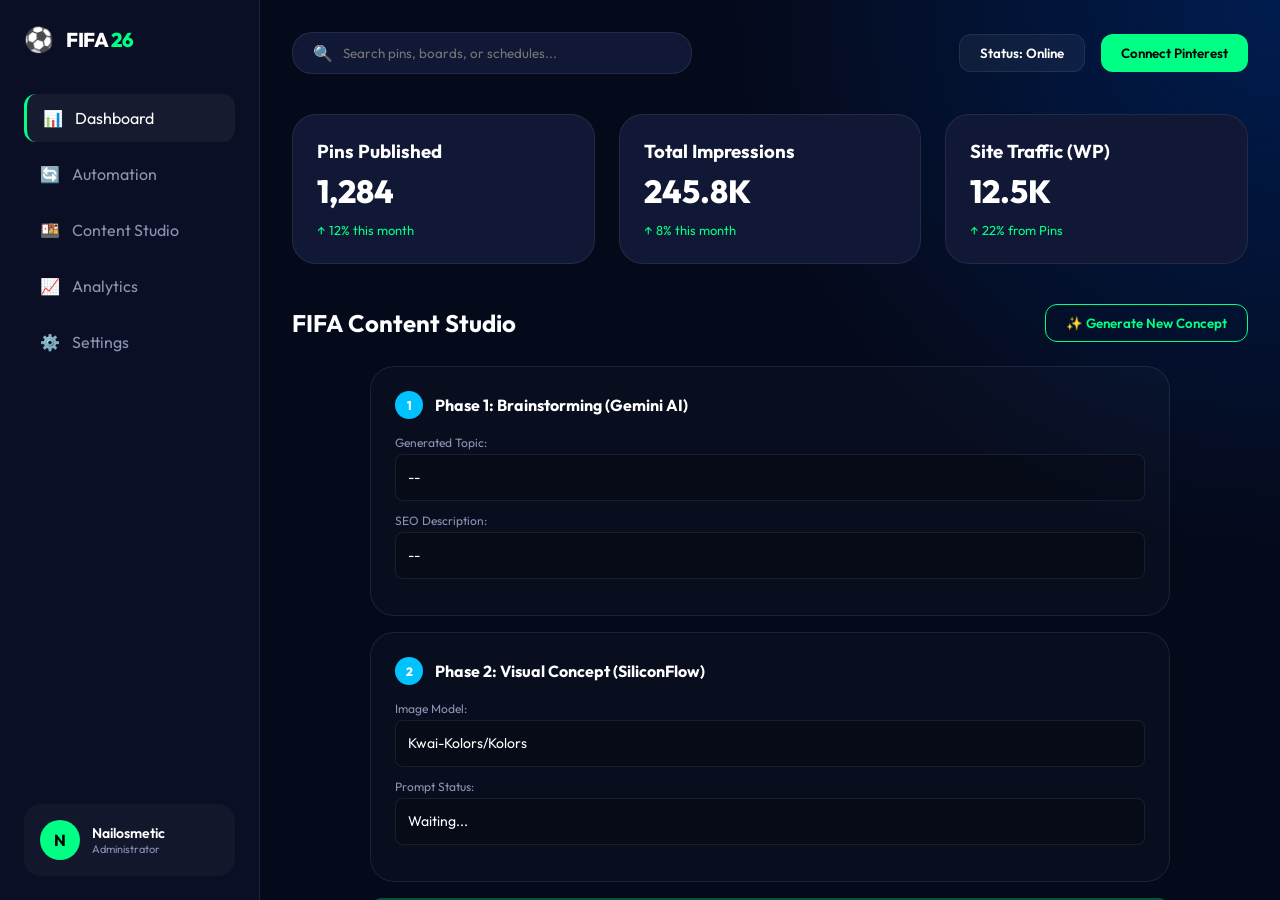
<file: fifa_pinterest_bot/demo_ui/index.html>
<!DOCTYPE html>
<html lang="en">
<head>
    <meta charset="UTF-8">
    <meta name="viewport" content="width=device-width, initial-scale=1.0">
    <title>FIFA World Cup 2026 | Pinterest Content Manager</title>
    <link rel="stylesheet" href="style.css">
    <link rel="preconnect" href="https://fonts.googleapis.com">
    <link rel="preconnect" href="https://fonts.gstatic.com" crossorigin>
    <link href="https://fonts.googleapis.com/css2?family=Outfit:wght@300;400;600;800&display=swap" rel="stylesheet">
</head>
<body class="dark-mode">
    <div class="app-container">
        <!-- Sidebar -->
        <aside class="sidebar">
            <div class="logo-container">
                <div class="logo-icon">⚽</div>
                <h1>FIFA <span>26</span></h1>
            </div>
            <nav>
                <a href="#" class="nav-item active">
                    <span class="icon">📊</span> Dashboard
                </a>
                <a href="#" class="nav-item">
                    <span class="icon">🔄</span> Automation
                </a>
                <a href="#" class="nav-item">
                    <span class="icon">🍱</span> Content Studio
                </a>
                <a href="#" class="nav-item">
                    <span class="icon">📈</span> Analytics
                </a>
                <a href="#" class="nav-item">
                    <span class="icon">⚙️</span> Settings
                </a>
            </nav>
            <div class="user-profile">
                <div class="avatar">N</div>
                <div class="user-info">
                    <p class="name">Nailosmetic</p>
                    <p class="role">Administrator</p>
                </div>
            </div>
        </aside>

        <!-- Main Content -->
        <main class="main-content">
            <header class="top-header">
                <div class="search-bar">
                    <span class="icon">🔍</span>
                    <input type="text" placeholder="Search pins, boards, or schedules...">
                </div>
                <div class="header-actions">
                    <button class="btn btn-secondary">Status: Online</button>
                    <button class="btn btn-primary" id="connect-btn">Connect Pinterest</button>
                </div>
            </header>

            <section class="dashboard-overview">
                <div class="summary-cards">
                    <div class="card">
                        <h3>Pins Published</h3>
                        <p class="stat">1,284</p>
                        <span class="trend up">↑ 12% this month</span>
                    </div>
                    <div class="card">
                        <h3>Total Impressions</h3>
                        <p class="stat">245.8K</p>
                        <span class="trend up">↑ 8% this month</span>
                    </div>
                    <div class="card">
                        <h3>Site Traffic (WP)</h3>
                        <p class="stat">12.5K</p>
                        <span class="trend up">↑ 22% from Pins</span>
                    </div>
                </div>

                <div class="automation-panel">
                    <div class="panel-header">
                        <h2>FIFA Content Studio</h2>
                        <button class="btn btn-outline" id="generate-btn">✨ Generate New Concept</button>
                    </div>

                    <div class="studio-grid">
                        <!-- Image Preview removed as requested for demo consistency -->
                        <!-- 
                        <div class="preview-container card">
                            <div class="image-preview" id="pin-preview">
                                <div class="placeholder-content">
                                    <div class="spinner" id="gen-spinner" style="display:none;"></div>
                                    <p id="preview-text">Click generate to start the AI pipeline...</p>
                                </div>
                                <div id="overlay-text" class="overlay-title" style="display:none;"></div>
                            </div>
                        </div>
                        -->

                        <div class="details-container">
                            <div class="card step" id="step-1">
                                <div class="step-header">
                                    <span class="step-num">1</span>
                                    <h4>Phase 1: Brainstorming (Gemini AI)</h4>
                                </div>
                                <div class="step-content">
                                    <p class="label">Generated Topic:</p>
                                    <div class="ai-text" id="topic-text">--</div>
                                    <p class="label">SEO Description:</p>
                                    <div class="ai-text" id="desc-text">--</div>
                                </div>
                            </div>

                            <div class="card step" id="step-2">
                                <div class="step-header">
                                    <span class="step-num">2</span>
                                    <h4>Phase 2: Visual Concept (SiliconFlow)</h4>
                                </div>
                                <div class="step-content">
                                    <p class="label">Image Model:</p>
                                    <div class="ai-text">Kwai-Kolors/Kolors</div>
                                    <p class="label">Prompt Status:</p>
                                    <div class="ai-text" id="prompt-status">Waiting...</div>
                                </div>
                            </div>

                            <div class="action-footer">
                                <button class="btn btn-primary btn-large disabled" id="publish-btn">🚀 Publish to Pinterest Board</button>
                            </div>
                        </div>
                    </div>
                </div>
            </section>
        </main>
    </div>

    <!-- Modals / Notifications -->
    <div id="toast" class="toast">Pin scheduled successfully!</div>

    <script src="app.js?v=1.7"></script>
</body>
</html>
</file>
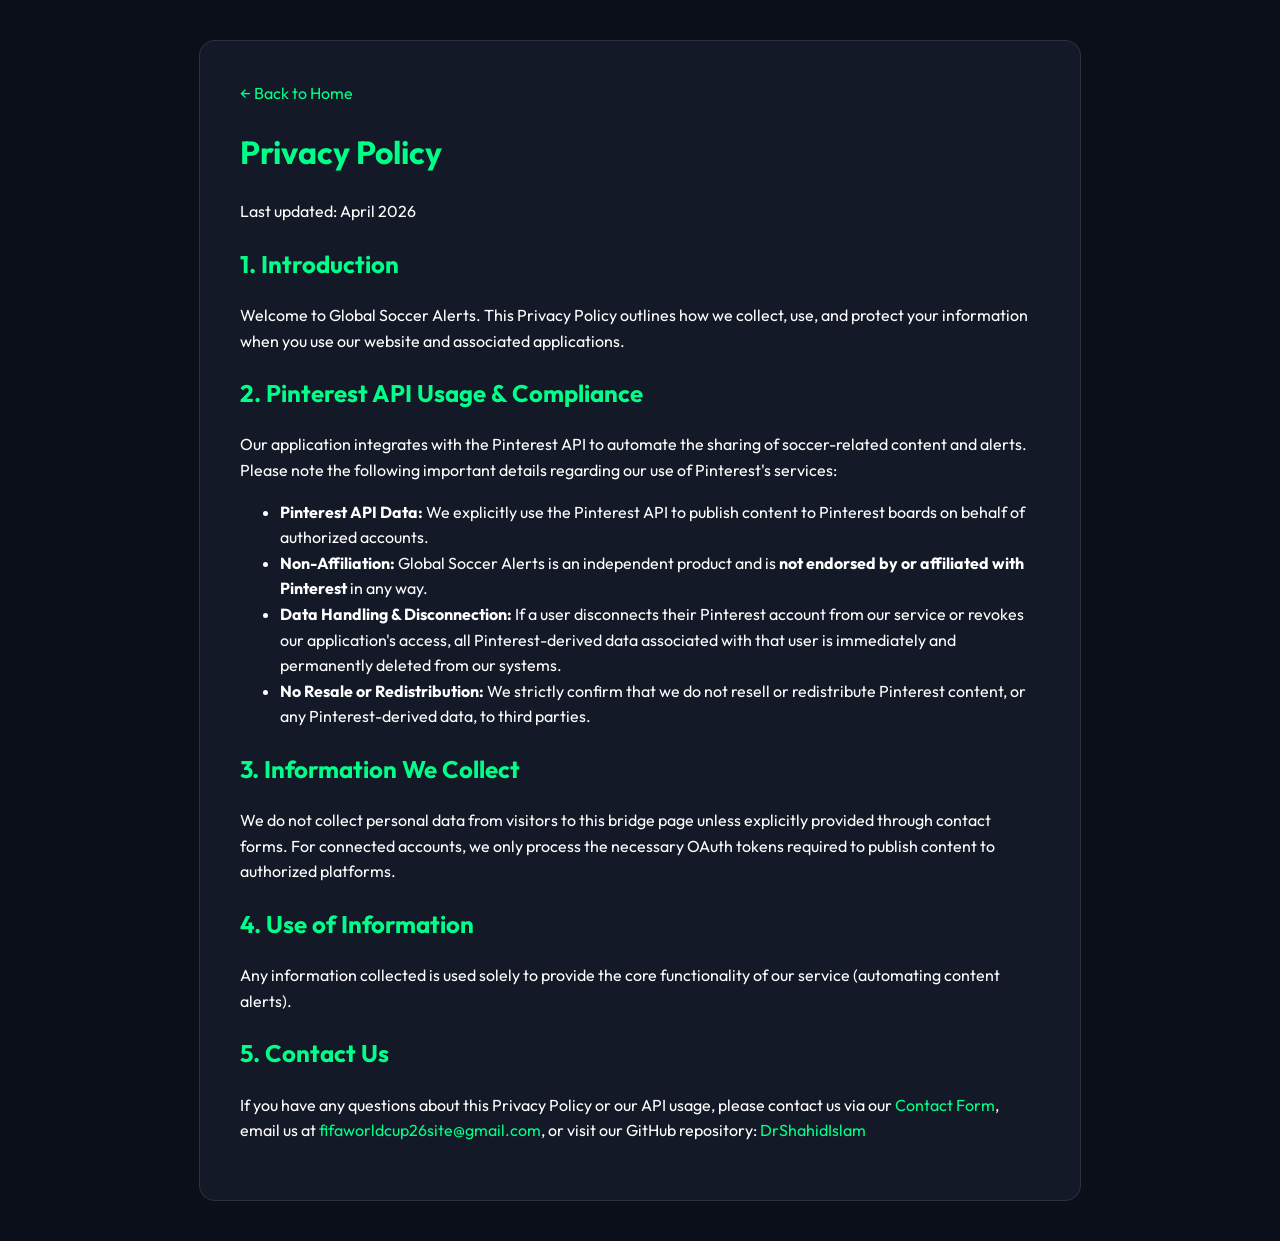
<file: bridge_page_repo/privacy.html>
<!DOCTYPE html>
<html lang="en">
<head>
    <meta charset="UTF-8">
    <meta name="viewport" content="width=device-width, initial-scale=1.0">
    <title>Privacy Policy - Global Soccer Alerts</title>
    <link href="https://fonts.googleapis.com/css2?family=Outfit:wght@300;400;600;800&display=swap" rel="stylesheet">
    <style>
        :root {
            --bg-color: #0b0f19;
            --surface-color: rgba(25, 33, 49, 0.6);
            --border-color: rgba(255, 255, 255, 0.1);
            --accent-primary: #00ff88;
            --text-main: #ffffff;
            --text-muted: #94a3b8;
        }
        body {
            font-family: 'Outfit', sans-serif;
            background-color: var(--bg-color);
            color: var(--text-main);
            line-height: 1.6;
            margin: 0;
            padding: 40px 20px;
        }
        .container {
            max-width: 800px;
            margin: 0 auto;
            background: var(--surface-color);
            padding: 40px;
            border-radius: 16px;
            border: 1px solid var(--border-color);
        }
        h1, h2 { color: var(--accent-primary); }
        h1 { margin-top: 0; }
        a { color: var(--accent-primary); text-decoration: none; }
        a:hover { text-decoration: underline; }
        .back-link { margin-bottom: 20px; display: inline-block; }
    </style>
</head>
<body>
    <div class="container">
        <a href="index.html" class="back-link">&larr; Back to Home</a>
        <h1>Privacy Policy</h1>
        <p>Last updated: April 2026</p>

        <h2>1. Introduction</h2>
        <p>Welcome to Global Soccer Alerts. This Privacy Policy outlines how we collect, use, and protect your information when you use our website and associated applications.</p>

        <h2>2. Pinterest API Usage & Compliance</h2>
        <p>Our application integrates with the Pinterest API to automate the sharing of soccer-related content and alerts. Please note the following important details regarding our use of Pinterest's services:</p>
        <ul>
            <li><strong>Pinterest API Data:</strong> We explicitly use the Pinterest API to publish content to Pinterest boards on behalf of authorized accounts.</li>
            <li><strong>Non-Affiliation:</strong> Global Soccer Alerts is an independent product and is <strong>not endorsed by or affiliated with Pinterest</strong> in any way.</li>
            <li><strong>Data Handling & Disconnection:</strong> If a user disconnects their Pinterest account from our service or revokes our application's access, all Pinterest-derived data associated with that user is immediately and permanently deleted from our systems.</li>
            <li><strong>No Resale or Redistribution:</strong> We strictly confirm that we do not resell or redistribute Pinterest content, or any Pinterest-derived data, to third parties.</li>
        </ul>

        <h2>3. Information We Collect</h2>
        <p>We do not collect personal data from visitors to this bridge page unless explicitly provided through contact forms. For connected accounts, we only process the necessary OAuth tokens required to publish content to authorized platforms.</p>

        <h2>4. Use of Information</h2>
        <p>Any information collected is used solely to provide the core functionality of our service (automating content alerts).</p>

        <h2>5. Contact Us</h2>
        <p>If you have any questions about this Privacy Policy or our API usage, please contact us via our <a href="index.html#contact">Contact Form</a>, email us at <a href="mailto:fifaworldcup26site@gmail.com">fifaworldcup26site@gmail.com</a>, or visit our GitHub repository: <a href="https://github.com/DrShahidIslam">DrShahidIslam</a></p>
    </div>
</body>
</html>
</file>
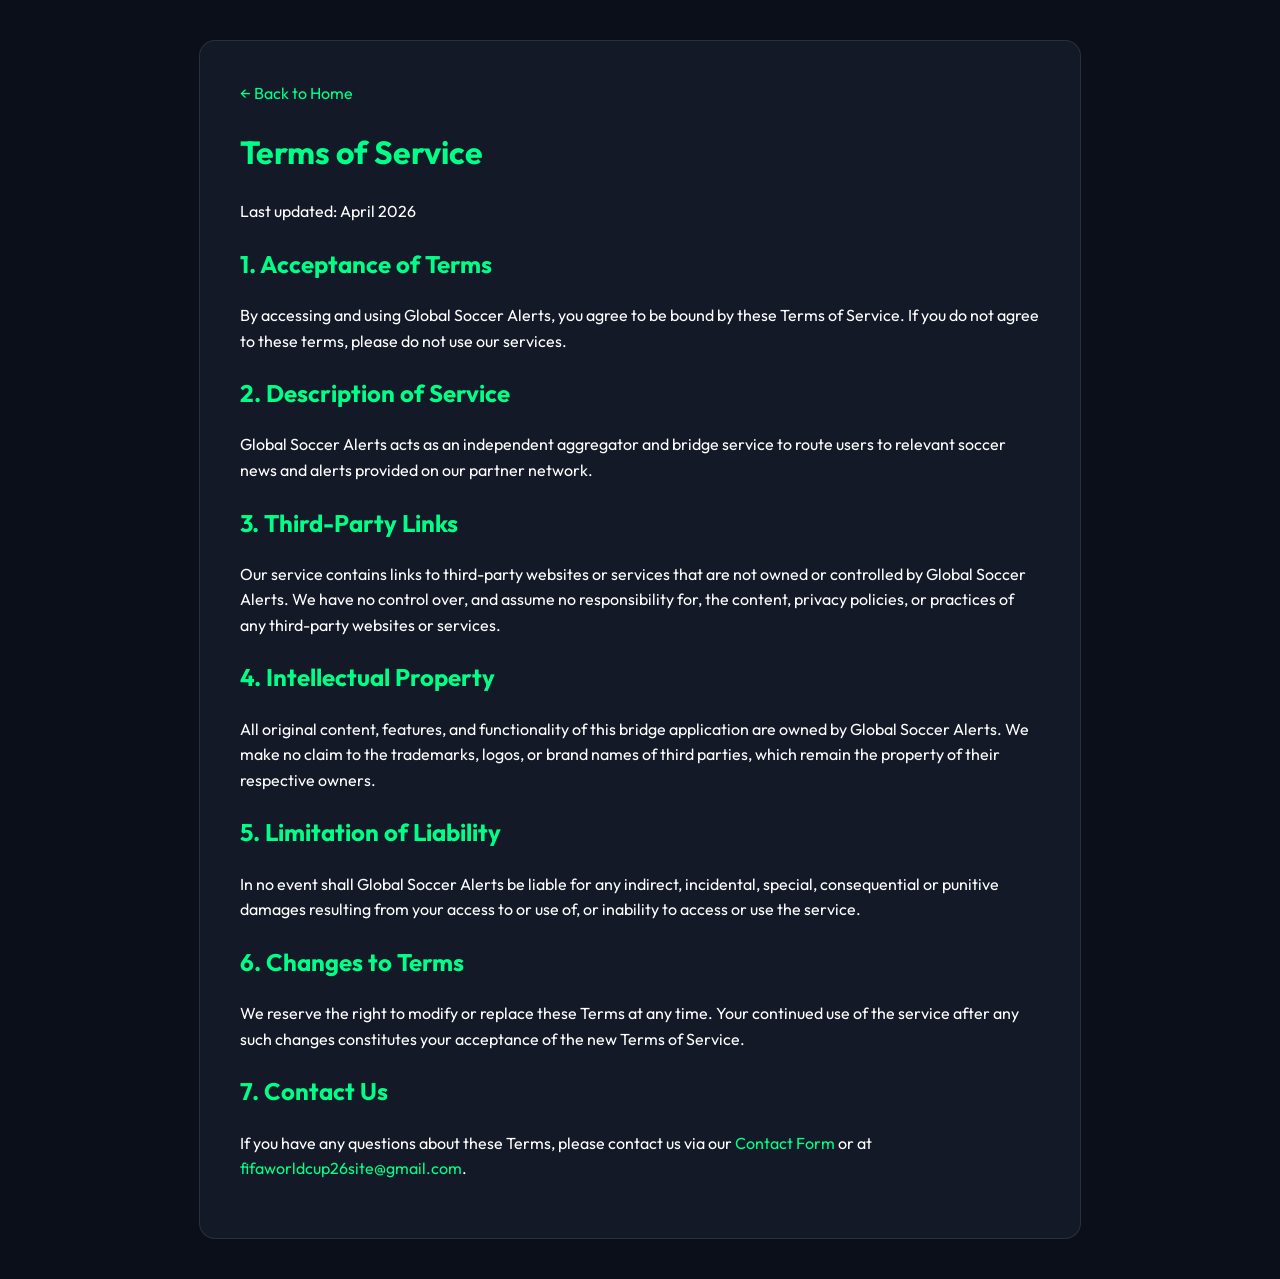
<file: bridge_page_repo/terms.html>
<!DOCTYPE html>
<html lang="en">
<head>
    <meta charset="UTF-8">
    <meta name="viewport" content="width=device-width, initial-scale=1.0">
    <title>Terms of Service - Global Soccer Alerts</title>
    <link href="https://fonts.googleapis.com/css2?family=Outfit:wght@300;400;600;800&display=swap" rel="stylesheet">
    <style>
        :root {
            --bg-color: #0b0f19;
            --surface-color: rgba(25, 33, 49, 0.6);
            --border-color: rgba(255, 255, 255, 0.1);
            --accent-primary: #00ff88;
            --text-main: #ffffff;
            --text-muted: #94a3b8;
        }
        body {
            font-family: 'Outfit', sans-serif;
            background-color: var(--bg-color);
            color: var(--text-main);
            line-height: 1.6;
            margin: 0;
            padding: 40px 20px;
        }
        .container {
            max-width: 800px;
            margin: 0 auto;
            background: var(--surface-color);
            padding: 40px;
            border-radius: 16px;
            border: 1px solid var(--border-color);
        }
        h1, h2 { color: var(--accent-primary); }
        h1 { margin-top: 0; }
        a { color: var(--accent-primary); text-decoration: none; }
        a:hover { text-decoration: underline; }
        .back-link { margin-bottom: 20px; display: inline-block; }
    </style>
</head>
<body>
    <div class="container">
        <a href="index.html" class="back-link">&larr; Back to Home</a>
        <h1>Terms of Service</h1>
        <p>Last updated: April 2026</p>

        <h2>1. Acceptance of Terms</h2>
        <p>By accessing and using Global Soccer Alerts, you agree to be bound by these Terms of Service. If you do not agree to these terms, please do not use our services.</p>

        <h2>2. Description of Service</h2>
        <p>Global Soccer Alerts acts as an independent aggregator and bridge service to route users to relevant soccer news and alerts provided on our partner network.</p>

        <h2>3. Third-Party Links</h2>
        <p>Our service contains links to third-party websites or services that are not owned or controlled by Global Soccer Alerts. We have no control over, and assume no responsibility for, the content, privacy policies, or practices of any third-party websites or services.</p>

        <h2>4. Intellectual Property</h2>
        <p>All original content, features, and functionality of this bridge application are owned by Global Soccer Alerts. We make no claim to the trademarks, logos, or brand names of third parties, which remain the property of their respective owners.</p>

        <h2>5. Limitation of Liability</h2>
        <p>In no event shall Global Soccer Alerts be liable for any indirect, incidental, special, consequential or punitive damages resulting from your access to or use of, or inability to access or use the service.</p>

        <h2>6. Changes to Terms</h2>
        <p>We reserve the right to modify or replace these Terms at any time. Your continued use of the service after any such changes constitutes your acceptance of the new Terms of Service.</p>

        <h2>7. Contact Us</h2>
        <p>If you have any questions about these Terms, please contact us via our <a href="index.html#contact">Contact Form</a> or at <a href="mailto:fifaworldcup26site@gmail.com">fifaworldcup26site@gmail.com</a>.</p>
    </div>
</body>
</html>
</file>
<file: fifa_pinterest_bot/demo_ui/style.css>
:root {
    --bg-color: #050a1b;
    --sidebar-bg: #0a0f25;
    --card-bg: #111835;
    --primary: #00FF85;
    --primary-glow: rgba(0, 255, 133, 0.4);
    --secondary: #00c2ff;
    --accent: #ff0055;
    --text-main: #ffffff;
    --text-secondary: #8b95b3;
    --border: rgba(255, 255, 255, 0.08);
    --fifa-blue: #001C4F;
}

* {
    margin: 0;
    padding: 0;
    box-sizing: border-box;
    font-family: 'Outfit', sans-serif;
}

body.dark-mode {
    background-color: var(--bg-color);
    color: var(--text-main);
    overflow: hidden;
}

.app-container {
    display: flex;
    height: 100vh;
}

/* Sidebar */
.sidebar {
    width: 260px;
    background-color: var(--sidebar-bg);
    border-right: 1px solid var(--border);
    display: flex;
    flex-direction: column;
    padding: 24px;
}

.logo-container {
    display: flex;
    align-items: center;
    gap: 12px;
    margin-bottom: 40px;
}

.logo-icon {
    font-size: 24px;
}

.logo-container h1 {
    font-size: 20px;
    font-weight: 800;
    letter-spacing: -0.5px;
}

.logo-container h1 span {
    color: var(--primary);
}

.nav-item {
    display: flex;
    align-items: center;
    gap: 12px;
    padding: 14px 16px;
    text-decoration: none;
    color: var(--text-secondary);
    border-radius: 12px;
    margin-bottom: 8px;
    transition: all 0.2s ease;
}

.nav-item:hover, .nav-item.active {
    background-color: rgba(255, 255, 255, 0.05);
    color: var(--text-main);
}

.nav-item.active {
    border-left: 3px solid var(--primary);
}

.user-profile {
    margin-top: auto;
    display: flex;
    align-items: center;
    gap: 12px;
    padding: 16px;
    background: rgba(255, 255, 255, 0.03);
    border-radius: 16px;
}

.avatar {
    width: 40px;
    height: 40px;
    background: var(--primary);
    color: #000;
    border-radius: 50%;
    display: flex;
    align-items: center;
    justify-content: center;
    font-weight: bold;
}

.user-info .name {
    font-weight: 600;
    font-size: 14px;
}

.user-info .role {
    font-size: 11px;
    color: var(--text-secondary);
}

/* Main Content */
.main-content {
    flex: 1;
    overflow-y: auto;
    padding: 32px;
    background: radial-gradient(circle at top right, #001C4F 0%, #050a1b 40%);
}

.top-header {
    display: flex;
    justify-content: space-between;
    align-items: center;
    margin-bottom: 40px;
}

.search-bar {
    display: flex;
    align-items: center;
    gap: 10px;
    background: var(--card-bg);
    padding: 10px 20px;
    border-radius: 20px;
    width: 400px;
    border: 1px solid var(--border);
}

.search-bar input {
    background: none;
    border: none;
    color: white;
    width: 100%;
    outline: none;
}

.header-actions {
    display: flex;
    gap: 16px;
}

/* UI Elements */
.btn {
    padding: 10px 20px;
    border-radius: 12px;
    border: none;
    font-weight: 600;
    cursor: pointer;
    transition: all 0.3s ease;
    display: flex;
    align-items: center;
    gap: 8px;
}

.btn-primary {
    background-color: var(--primary);
    color: #000;
}

.btn-primary:hover {
    box-shadow: 0 0 15px var(--primary-glow);
    transform: translateY(-2px);
}

.btn-secondary {
    background: rgba(255, 255, 255, 0.05);
    color: var(--text-main);
    border: 1px solid var(--border);
}

.btn-outline {
    background: transparent;
    border: 1.5px solid var(--primary);
    color: var(--primary);
}

.btn-large {
    width: 100%;
    justify-content: center;
    padding: 16px;
    font-size: 16px;
}

.btn.disabled {
    opacity: 0.3;
    pointer-events: none;
}

.card {
    background-color: var(--card-bg);
    border: 1px solid var(--border);
    border-radius: 24px;
    padding: 24px;
}

/* Dashboard Overview */
.summary-cards {
    display: grid;
    grid-template-columns: repeat(3, 1fr);
    gap: 24px;
    margin-bottom: 40px;
}

.stat {
    font-size: 32px;
    font-weight: 800;
    margin: 8px 0;
}

.trend {
    font-size: 13px;
}

.trend.up { color: var(--primary); }

/* Automation Panel */
.automation-panel .panel-header {
    display: flex;
    justify-content: space-between;
    align-items: center;
    margin-bottom: 24px;
}

.studio-grid {
    display: grid;
    grid-template-columns: 1fr;
    max-width: 800px;
    margin: 0 auto;
    gap: 24px;
}

.image-preview {
    aspect-ratio: 9/12;
    background: #000;
    border-radius: 16px;
    display: flex;
    align-items: center;
    justify-content: center;
    position: relative;
    overflow: hidden;
    background-size: cover;
    background-position: center;
    border: 2px dashed var(--border);
}

.placeholder-content {
    text-align: center;
    color: var(--text-secondary);
    padding: 20px;
}

.overlay-title {
    position: absolute;
    bottom: 0;
    left: 0;
    width: 100%;
    background: linear-gradient(transparent, rgba(0,0,0,0.9));
    padding: 40px 20px 20px;
    font-weight: 700;
    font-size: 20px;
    text-align: center;
    color: white;
}

.step {
    margin-bottom: 16px;
    background: rgba(255,255,255,0.02);
}

.step-header {
    display: flex;
    align-items: center;
    gap: 12px;
    margin-bottom: 16px;
}

.step-num {
    width: 28px;
    height: 28px;
    background: var(--secondary);
    border-radius: 50%;
    display: flex;
    align-items: center;
    justify-content: center;
    font-size: 12px;
    font-weight: 800;
}

.label {
    font-size: 12px;
    color: var(--text-secondary);
    margin-bottom: 4px;
}

.ai-text {
    background: rgba(0,0,0,0.2);
    padding: 12px;
    border-radius: 8px;
    font-size: 14px;
    margin-bottom: 12px;
    border: 1px solid var(--border);
    line-height: 1.5;
}

.action-footer {
    margin-top: 8px;
}

/* Animations */
.spinner {
    width: 40px;
    height: 40px;
    border: 3px solid rgba(255,255,255,0.1);
    border-top-color: var(--primary);
    border-radius: 50%;
    animation: spin 1s linear infinite;
    margin: 0 auto 16px;
}

@keyframes spin { to { transform: rotate(360deg); } }

.toast {
    position: fixed;
    bottom: 30px;
    right: 30px;
    background: var(--primary);
    color: #000;
    padding: 16px 24px;
    border-radius: 12px;
    font-weight: 600;
    transform: translateY(100px);
    transition: all 0.3s cubic-bezier(0.175, 0.885, 0.32, 1.275);
    z-index: 1000;
}

.toast.show {
    transform: translateY(0);
}
</file>
